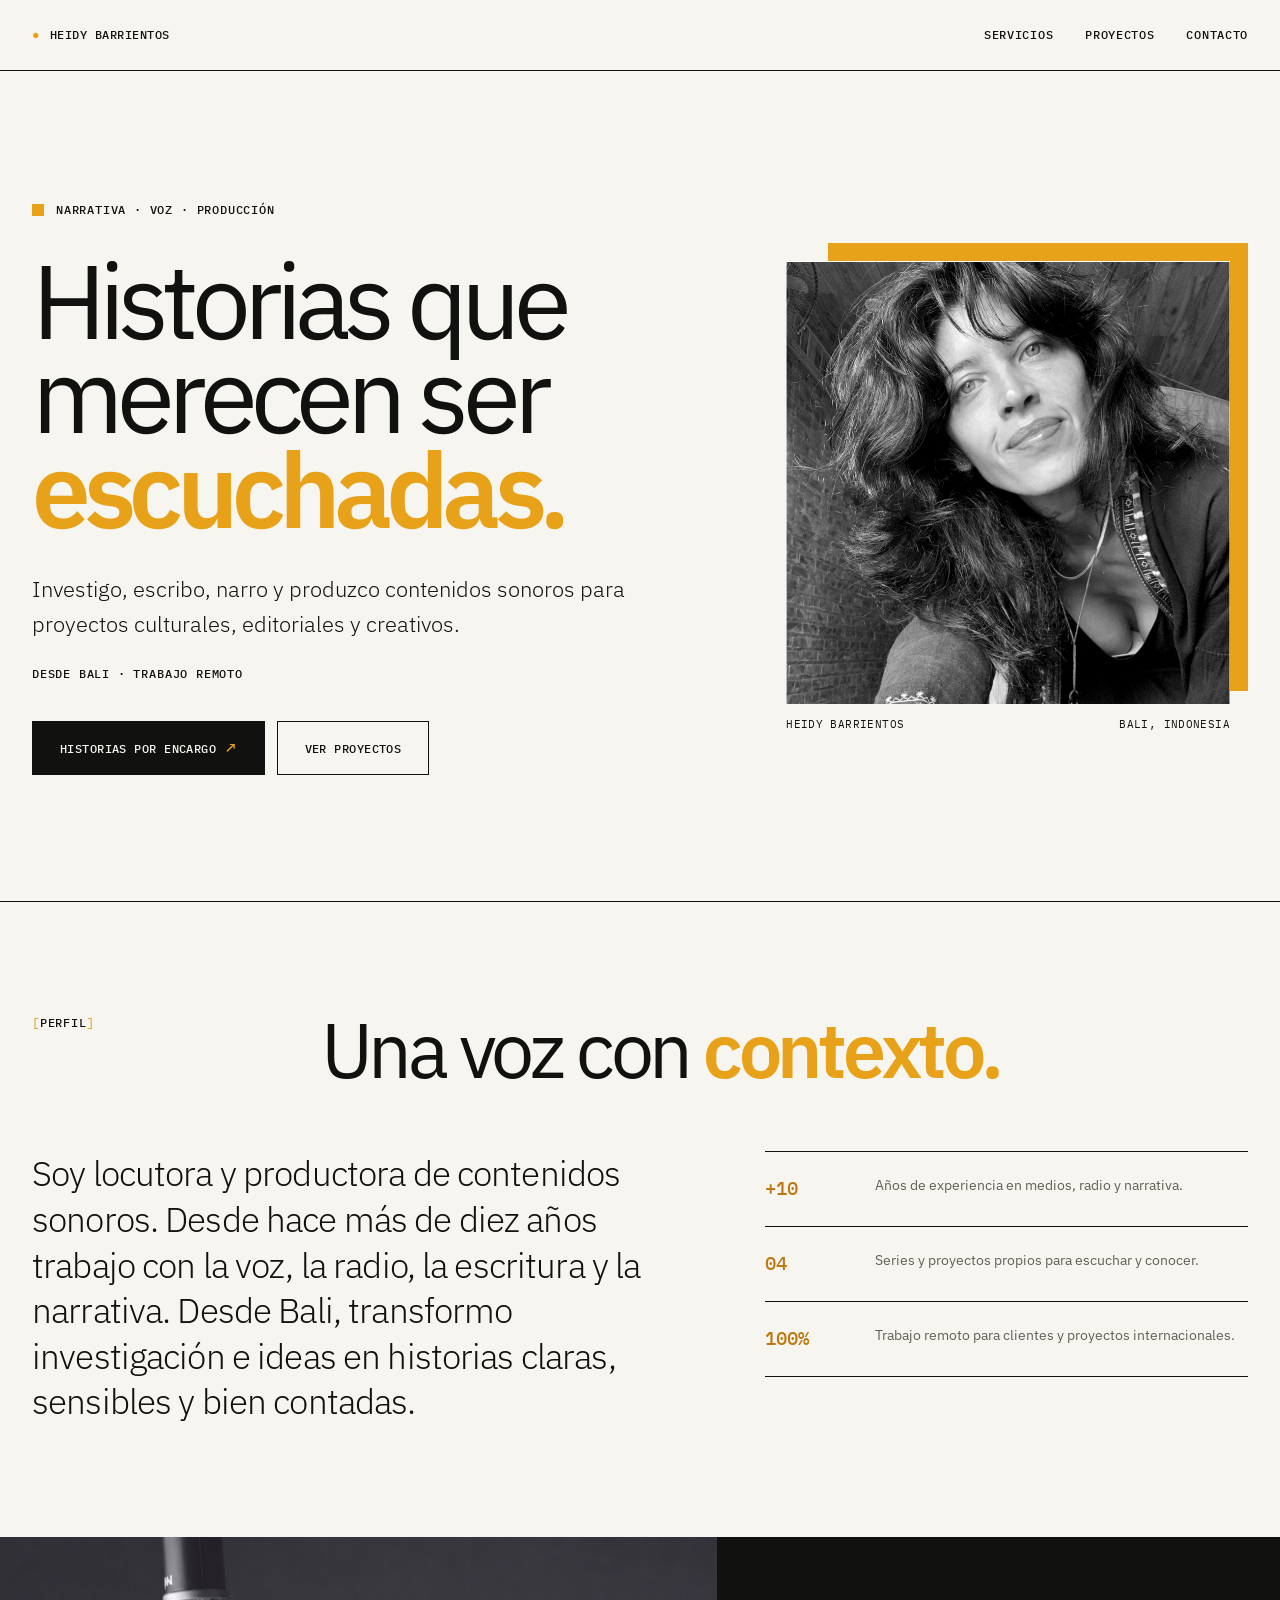
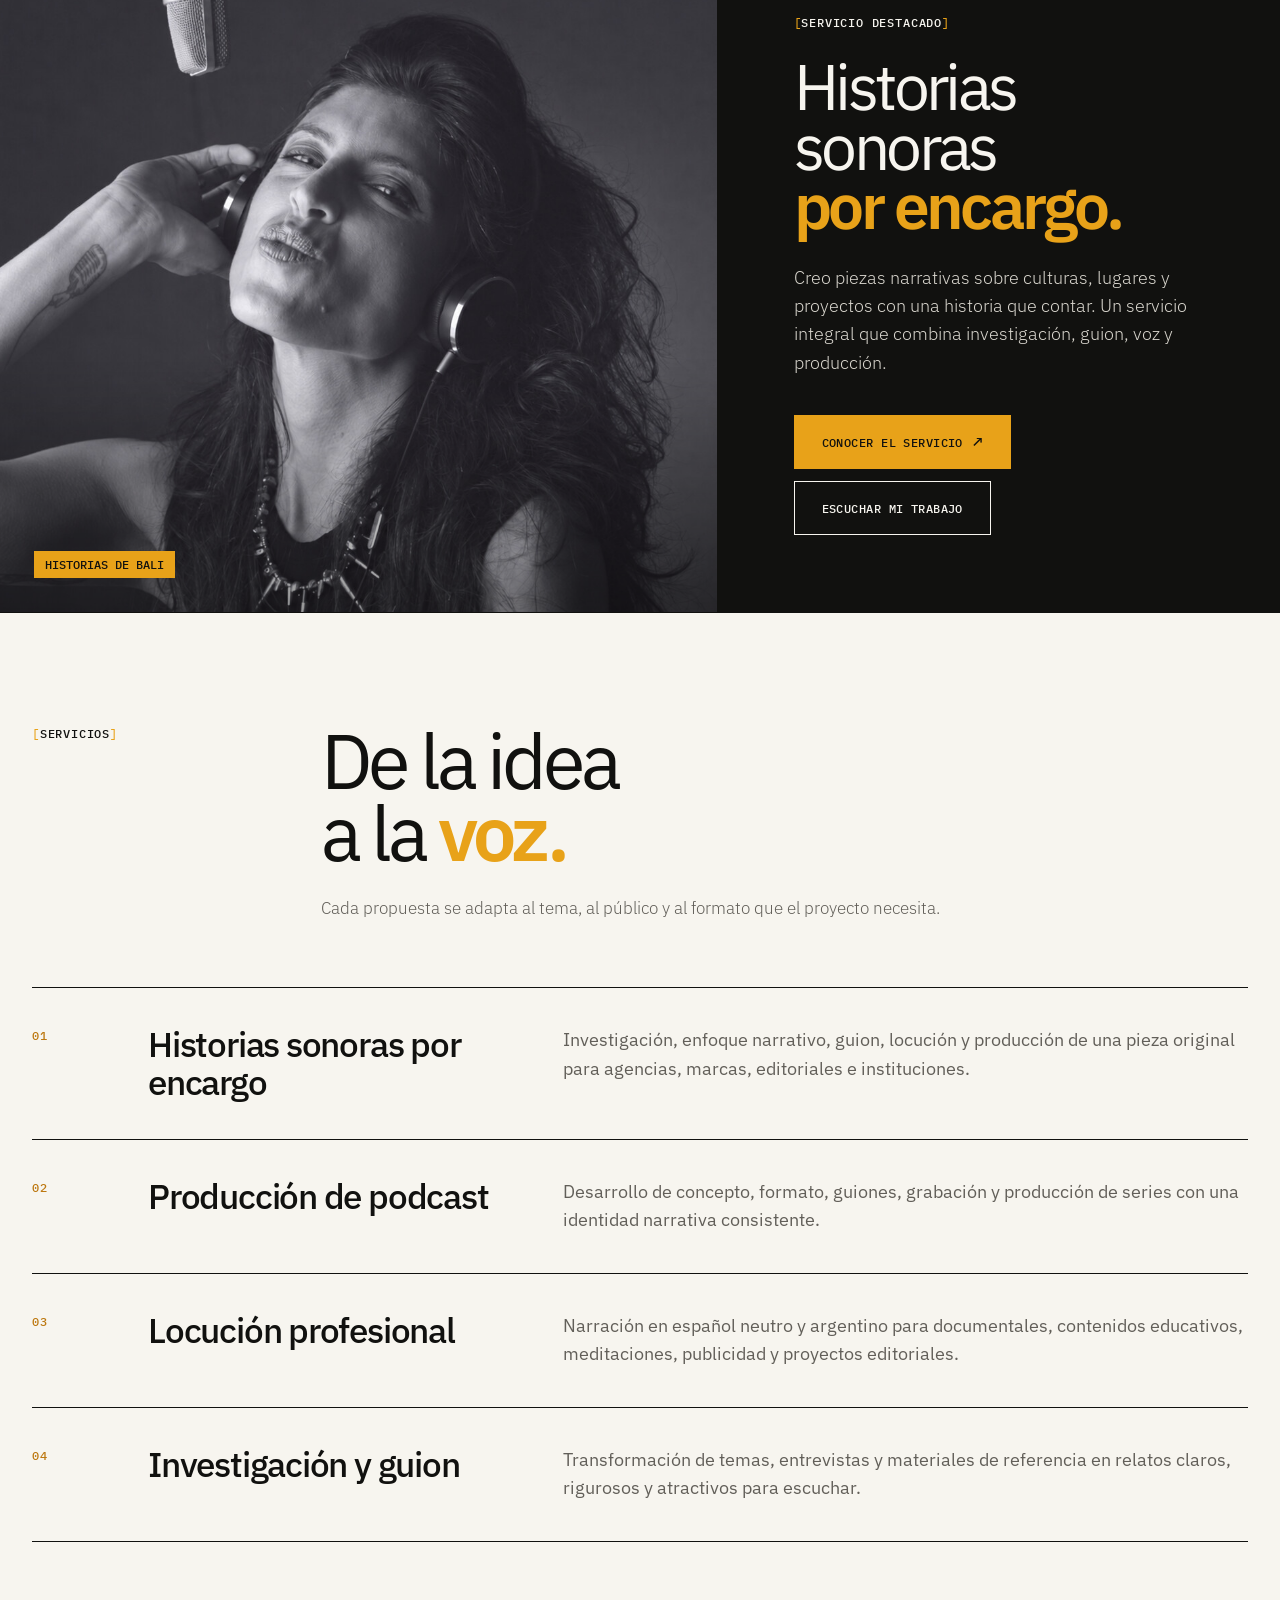
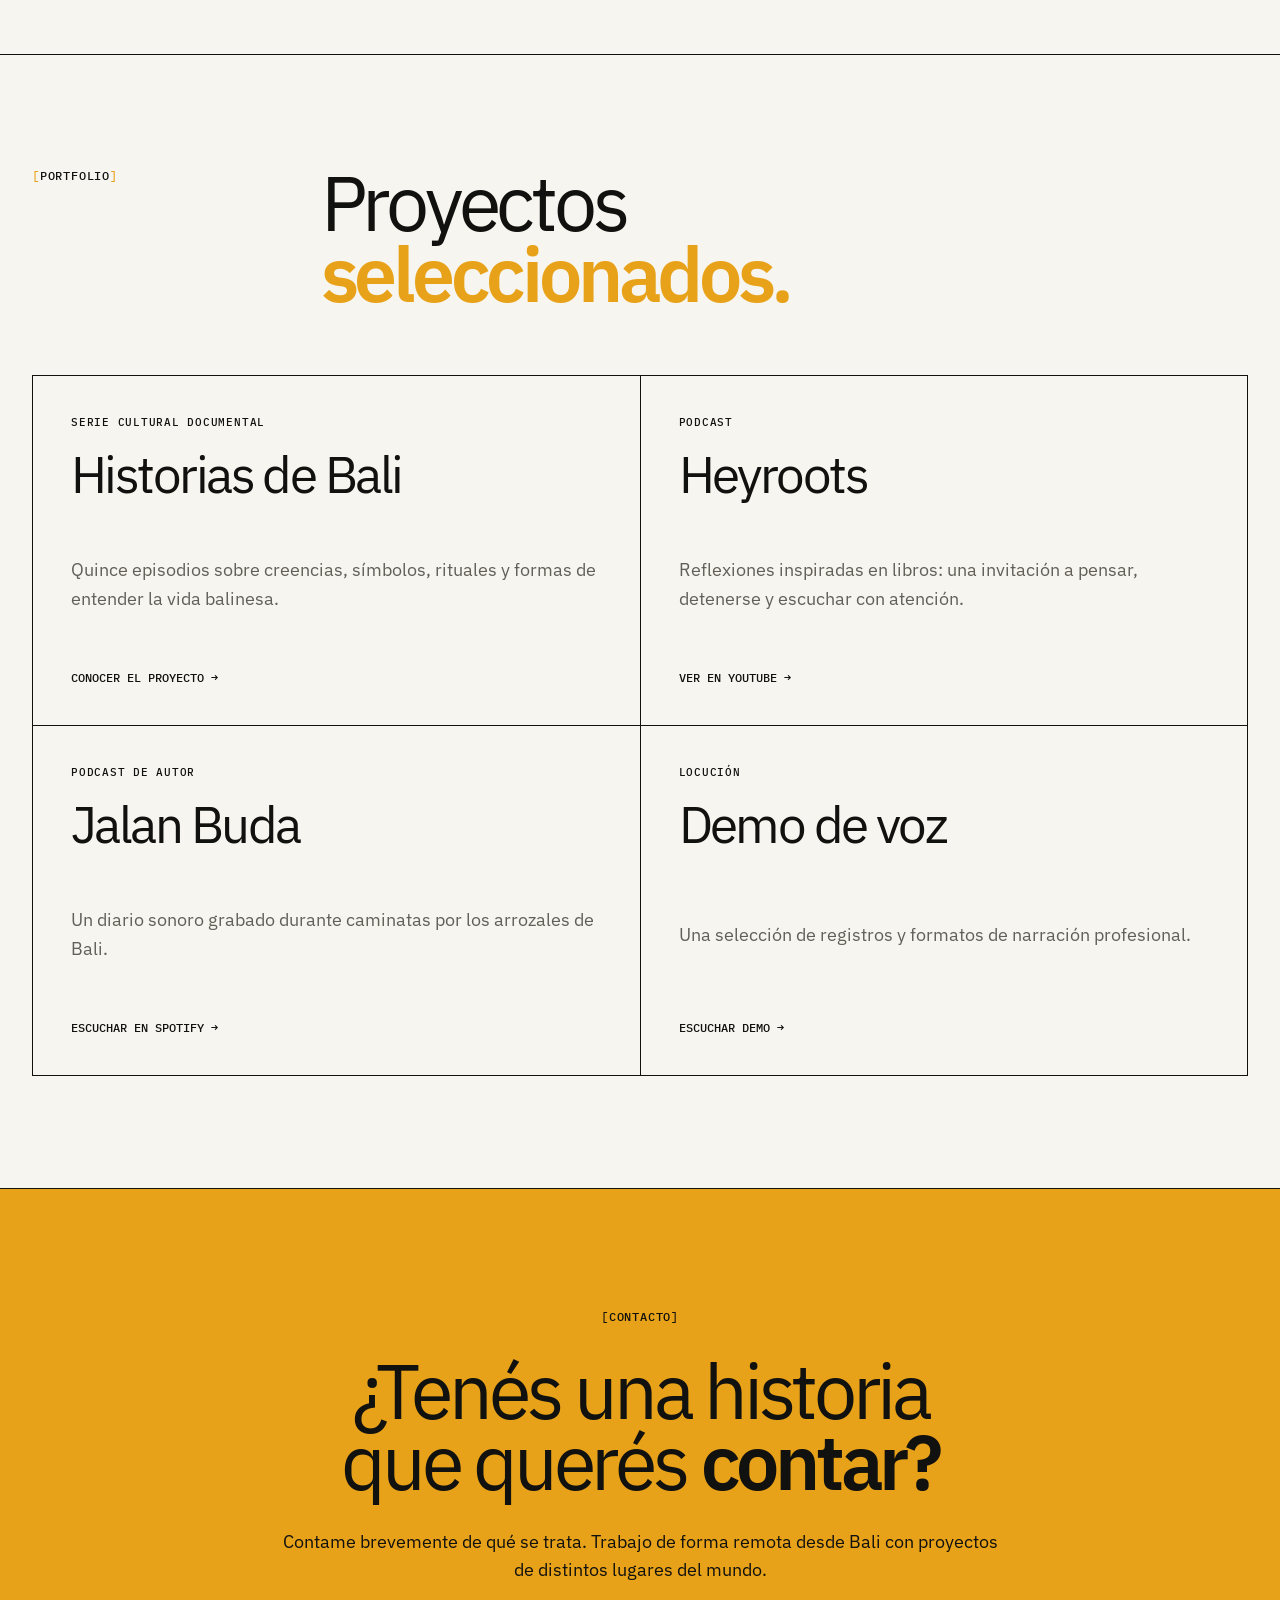
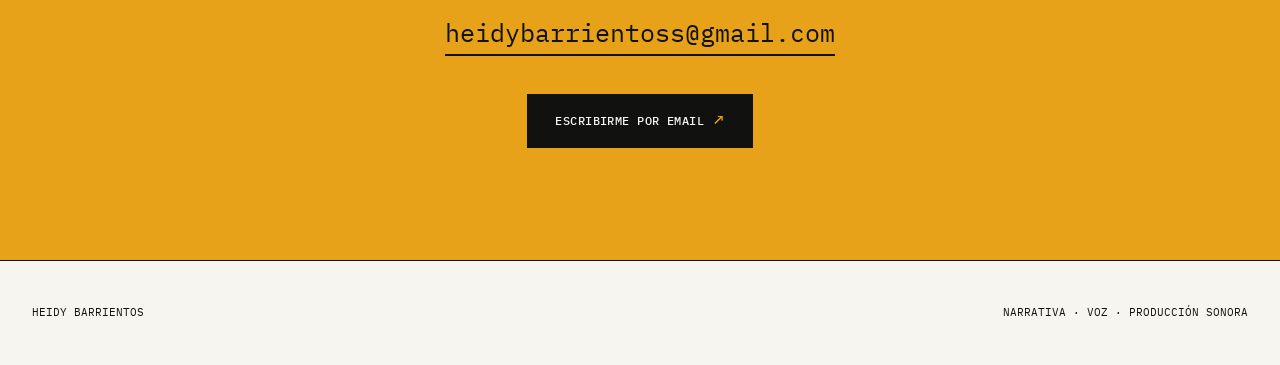
<file: index.html>
<!doctype html>
<html lang="es">
<head>
  <meta charset="utf-8">
  <meta name="viewport" content="width=device-width, initial-scale=1">
  <meta name="description" content="Heidy Barrientos: investigación, escritura, narración y producción de contenidos sonoros desde Bali.">
  <title>Heidy Barrientos · Narrativa y producción sonora</title>
  <link rel="preconnect" href="https://fonts.googleapis.com">
  <link rel="preconnect" href="https://fonts.gstatic.com" crossorigin>
  <link href="https://fonts.googleapis.com/css2?family=IBM+Plex+Mono:wght@400;500&family=IBM+Plex+Sans:wght@300;400;500;600&display=swap" rel="stylesheet">
  <link rel="stylesheet" href="styles.css">
</head>
<body>
  <header class="topbar">
    <nav class="nav shell" aria-label="Principal">
      <a class="brand" href="#inicio">Heidy Barrientos</a>
      <div class="nav-links">
        <a href="#servicios">Servicios</a>
        <a href="#proyectos">Proyectos</a>
        <a href="#contacto">Contacto</a>
      </div>
    </nav>
  </header>

  <main id="inicio">
    <section class="hero shell">
      <div>
        <div class="eyebrow">Narrativa · Voz · Producción</div>
        <h1>Historias que merecen ser <em>escuchadas.</em></h1>
        <p class="lead">Investigo, escribo, narro y produzco contenidos sonoros para proyectos culturales, editoriales y creativos.</p>
        <p class="meta">Desde Bali · Trabajo remoto</p>
        <div class="actions">
          <a class="button primary" href="historias-sonoras.html">Historias por encargo</a>
          <a class="button" href="#proyectos">Ver proyectos</a>
        </div>
      </div>
      <div class="portrait-wrap">
        <img class="portrait" src="assets/portrait-edited.jpg" alt="Retrato de Heidy Barrientos">
        <div class="portrait-note"><span>Heidy Barrientos</span><span>Bali, Indonesia</span></div>
      </div>
    </section>

    <section class="section" id="sobre-mi">
      <div class="shell">
        <div class="section-head">
          <div class="kicker">Perfil</div>
          <div>
            <h2>Una voz con <em>contexto.</em></h2>
          </div>
        </div>
        <div class="about-grid">
          <div class="about-copy">Soy locutora y productora de contenidos sonoros. Desde hace más de diez años trabajo con la voz, la radio, la escritura y la narrativa. Desde Bali, transformo investigación e ideas en historias claras, sensibles y bien contadas.</div>
          <div class="about-facts">
            <div class="fact"><strong>+10</strong><span>Años de experiencia en medios, radio y narrativa.</span></div>
            <div class="fact"><strong>04</strong><span>Series y proyectos propios para escuchar y conocer.</span></div>
            <div class="fact"><strong>100%</strong><span>Trabajo remoto para clientes y proyectos internacionales.</span></div>
          </div>
        </div>
      </div>
    </section>

    <section class="featured">
      <div class="featured-grid">
        <div class="featured-visual"><div class="featured-mark">Historias de Bali</div></div>
        <div class="featured-copy">
          <div class="kicker">Servicio destacado</div>
          <h2>Historias sonoras<br><em>por encargo.</em></h2>
          <p>Creo piezas narrativas sobre culturas, lugares y proyectos con una historia que contar. Un servicio integral que combina investigación, guion, voz y producción.</p>
          <div class="actions">
            <a class="button primary" href="historias-sonoras.html">Conocer el servicio</a>
            <a class="button" href="https://heyroots.gumroad.com/l/historiasdebali" target="_blank" rel="noopener">Escuchar mi trabajo</a>
          </div>
        </div>
      </div>
    </section>

    <section class="section" id="servicios">
      <div class="shell">
        <div class="section-head">
          <div class="kicker">Servicios</div>
          <div><h2>De la idea<br>a la <em>voz.</em></h2><p class="section-intro">Cada propuesta se adapta al tema, al público y al formato que el proyecto necesita.</p></div>
        </div>
        <div class="service-list">
          <article class="service-row"><div class="service-number">01</div><h3>Historias sonoras por encargo</h3><p>Investigación, enfoque narrativo, guion, locución y producción de una pieza original para agencias, marcas, editoriales e instituciones.</p></article>
          <article class="service-row"><div class="service-number">02</div><h3>Producción de podcast</h3><p>Desarrollo de concepto, formato, guiones, grabación y producción de series con una identidad narrativa consistente.</p></article>
          <article class="service-row"><div class="service-number">03</div><h3>Locución profesional</h3><p>Narración en español neutro y argentino para documentales, contenidos educativos, meditaciones, publicidad y proyectos editoriales.</p></article>
          <article class="service-row"><div class="service-number">04</div><h3>Investigación y guion</h3><p>Transformación de temas, entrevistas y materiales de referencia en relatos claros, rigurosos y atractivos para escuchar.</p></article>
        </div>
      </div>
    </section>

    <section class="section" id="proyectos">
      <div class="shell">
        <div class="section-head">
          <div class="kicker">Portfolio</div>
          <div><h2>Proyectos<br><em>seleccionados.</em></h2></div>
        </div>
        <div class="project-grid">
          <a class="project-card" href="https://heyroots.gumroad.com/l/historiasdebali" target="_blank" rel="noopener"><div><div class="project-type">Serie cultural documental</div><h3>Historias de Bali</h3></div><p>Quince episodios sobre creencias, símbolos, rituales y formas de entender la vida balinesa.</p><span class="project-link">Conocer el proyecto →</span></a>
          <a class="project-card" href="https://www.youtube.com/watch?v=Aq008ArJ6kg&list=PLsnk_QIdL-xgIuiIzaEptDzPn01mWcwOB&index=10" target="_blank" rel="noopener"><div><div class="project-type">Podcast</div><h3>Heyroots</h3></div><p>Reflexiones inspiradas en libros: una invitación a pensar, detenerse y escuchar con atención.</p><span class="project-link">Ver en YouTube →</span></a>
          <a class="project-card" href="https://open.spotify.com/show/0Sx4Pp8TP8BlgFo9yQxWGJ" target="_blank" rel="noopener"><div><div class="project-type">Podcast de autor</div><h3>Jalan Buda</h3></div><p>Un diario sonoro grabado durante caminatas por los arrozales de Bali.</p><span class="project-link">Escuchar en Spotify →</span></a>
          <a class="project-card" href="https://soundcloud.com/heidyvoicetalent" target="_blank" rel="noopener"><div><div class="project-type">Locución</div><h3>Demo de voz</h3></div><p>Una selección de registros y formatos de narración profesional.</p><span class="project-link">Escuchar demo →</span></a>
        </div>
      </div>
    </section>

    <section class="section contact" id="contacto">
      <div class="shell">
        <span class="kicker">Contacto</span>
        <h2>¿Tenés una historia<br>que querés <em>contar?</em></h2>
        <p>Contame brevemente de qué se trata. Trabajo de forma remota desde Bali con proyectos de distintos lugares del mundo.</p>
        <a class="email-line" href="mailto:heidybarrientoss@gmail.com">heidybarrientoss@gmail.com</a>
        <div class="actions"><a class="button primary" href="mailto:heidybarrientoss@gmail.com?subject=Consulta%20por%20un%20proyecto%20sonoro">Escribirme por email</a></div>
      </div>
    </section>
  </main>

  <footer><div class="footer-inner shell"><span>Heidy Barrientos</span><span>Narrativa · Voz · Producción sonora</span></div></footer>
</body>
</html>
</file>
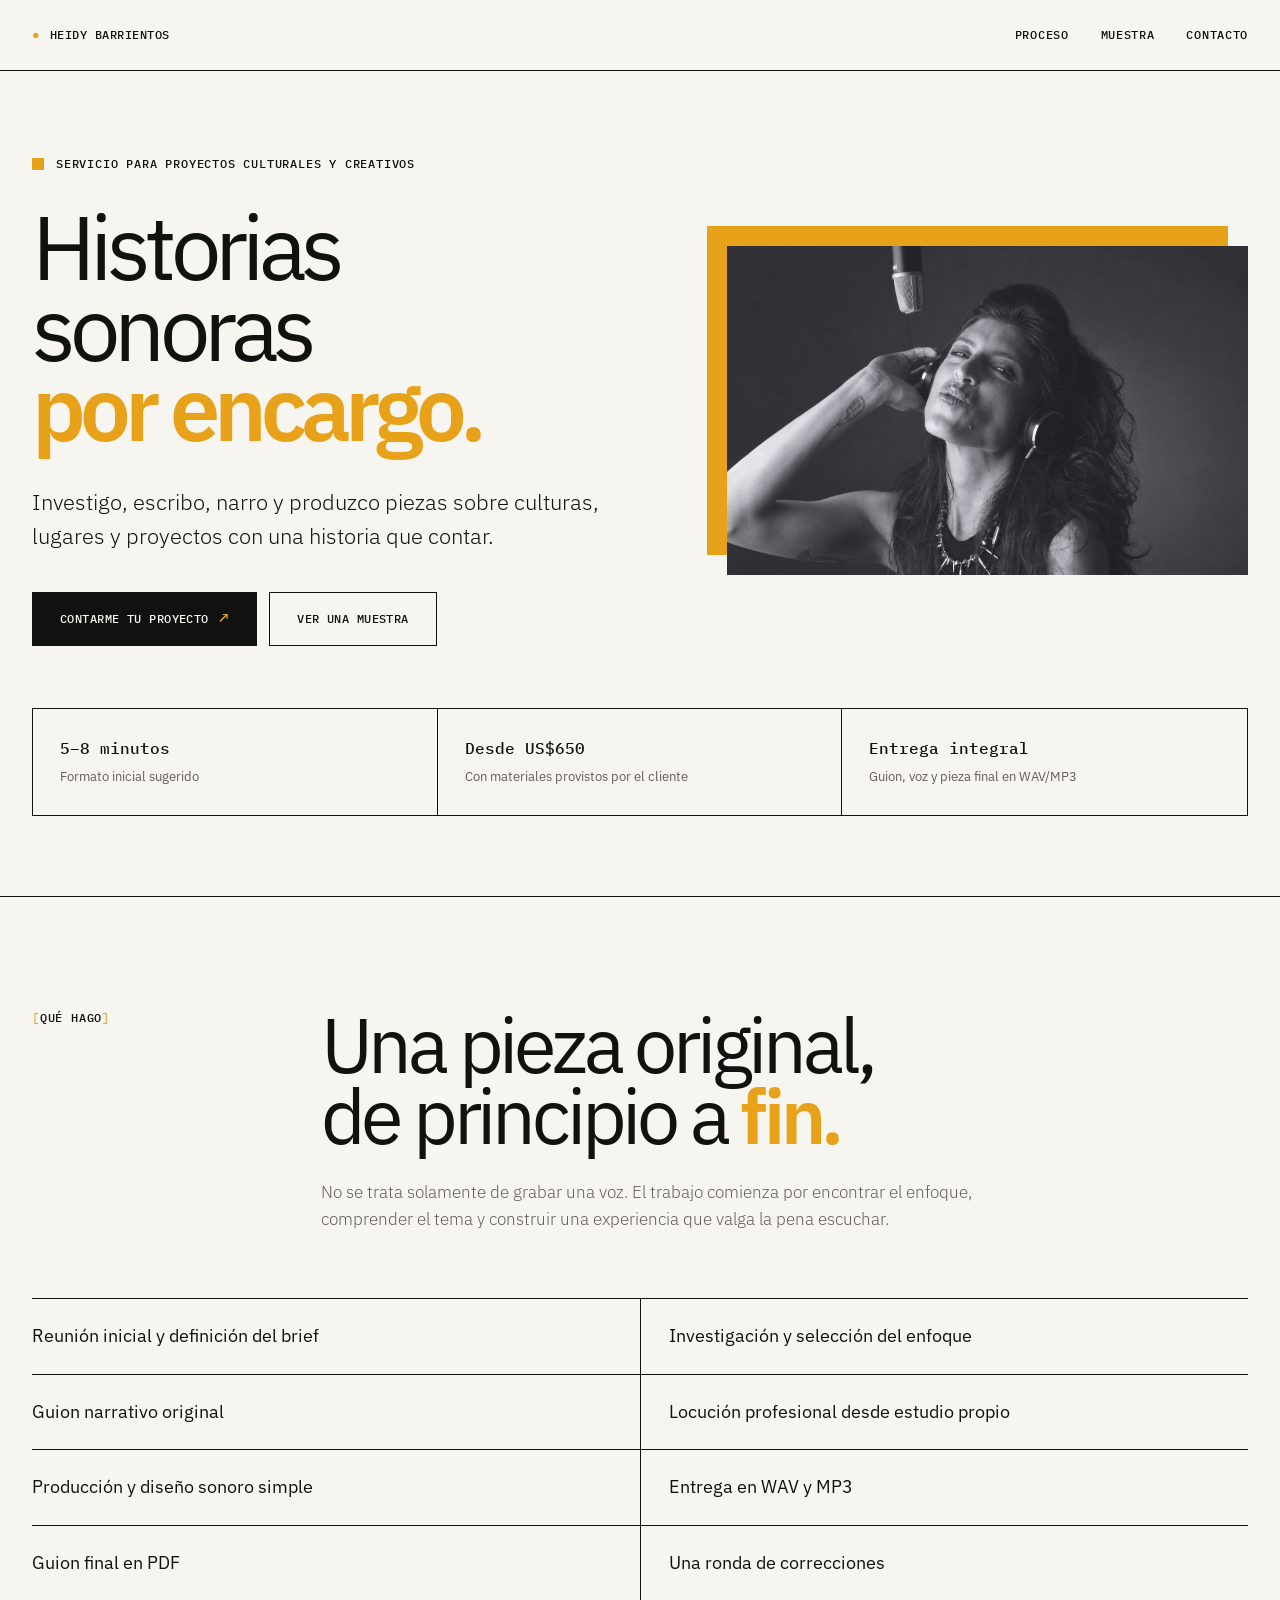
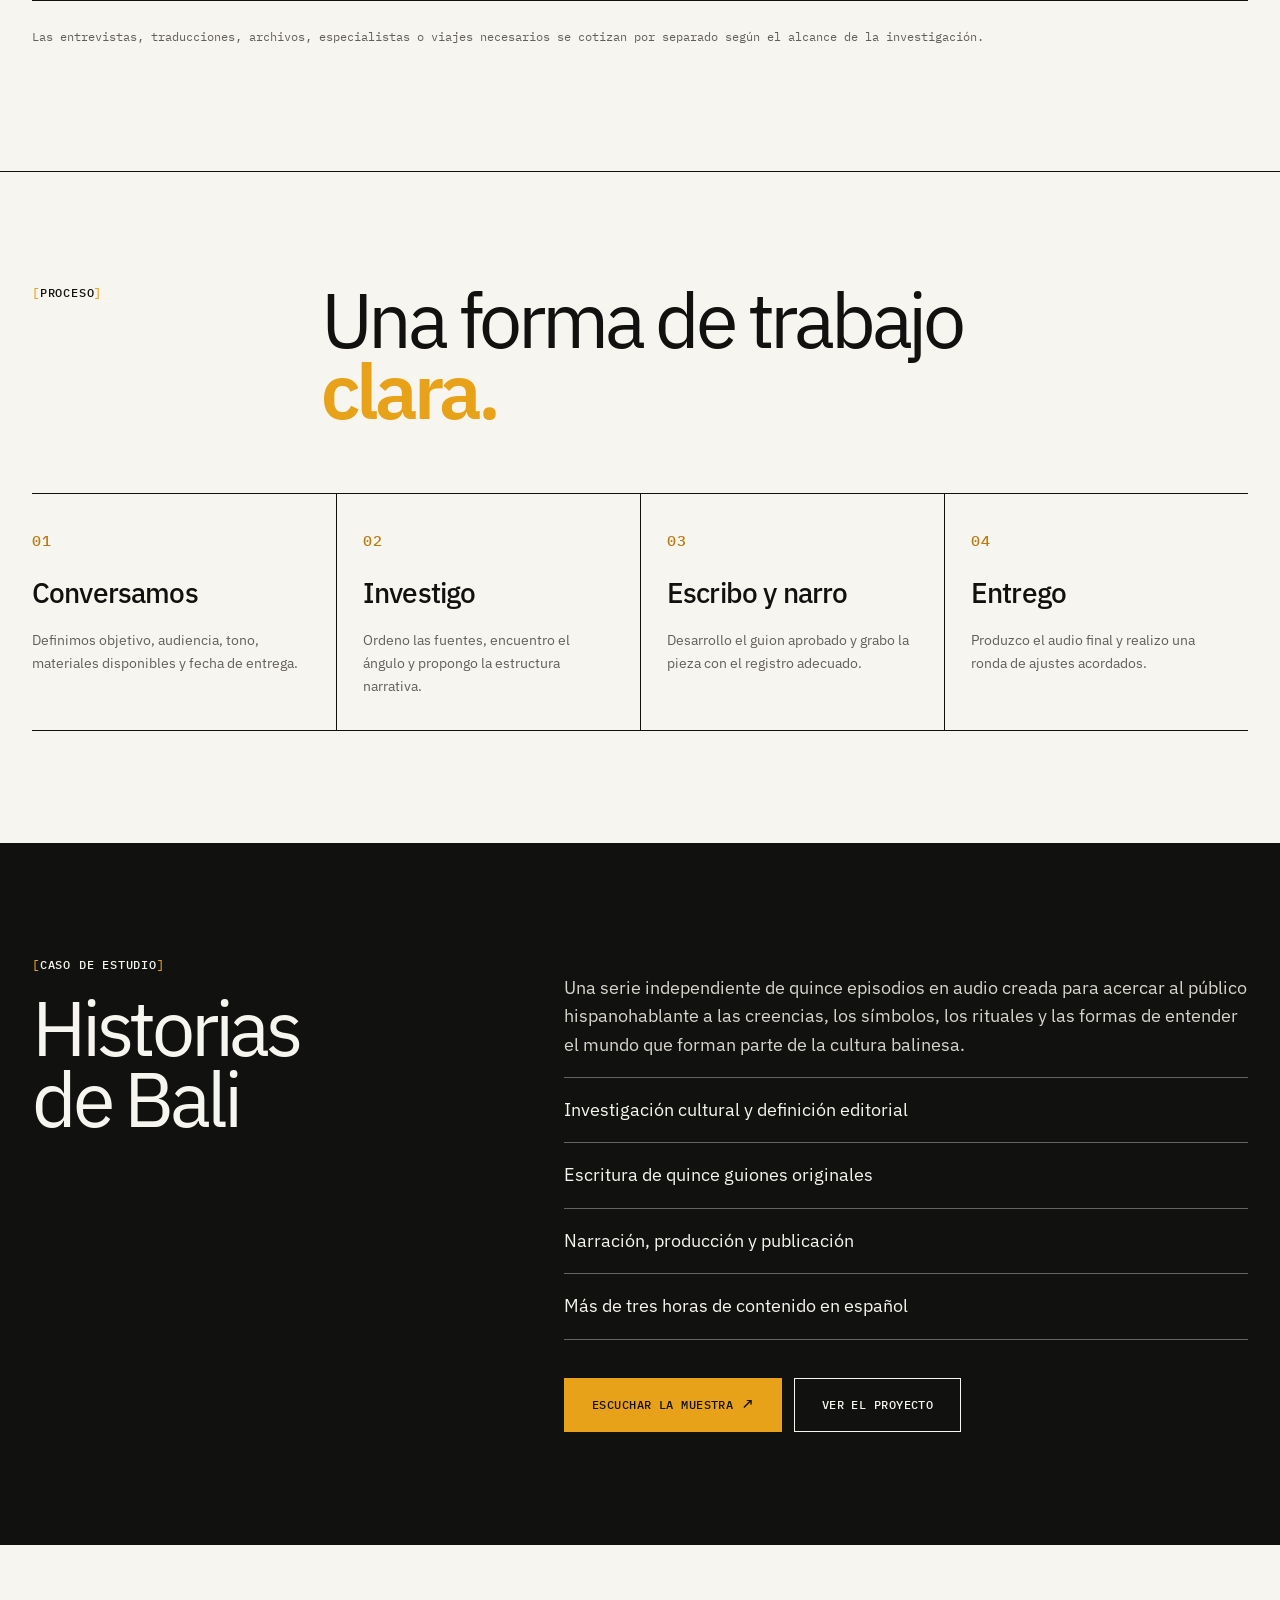
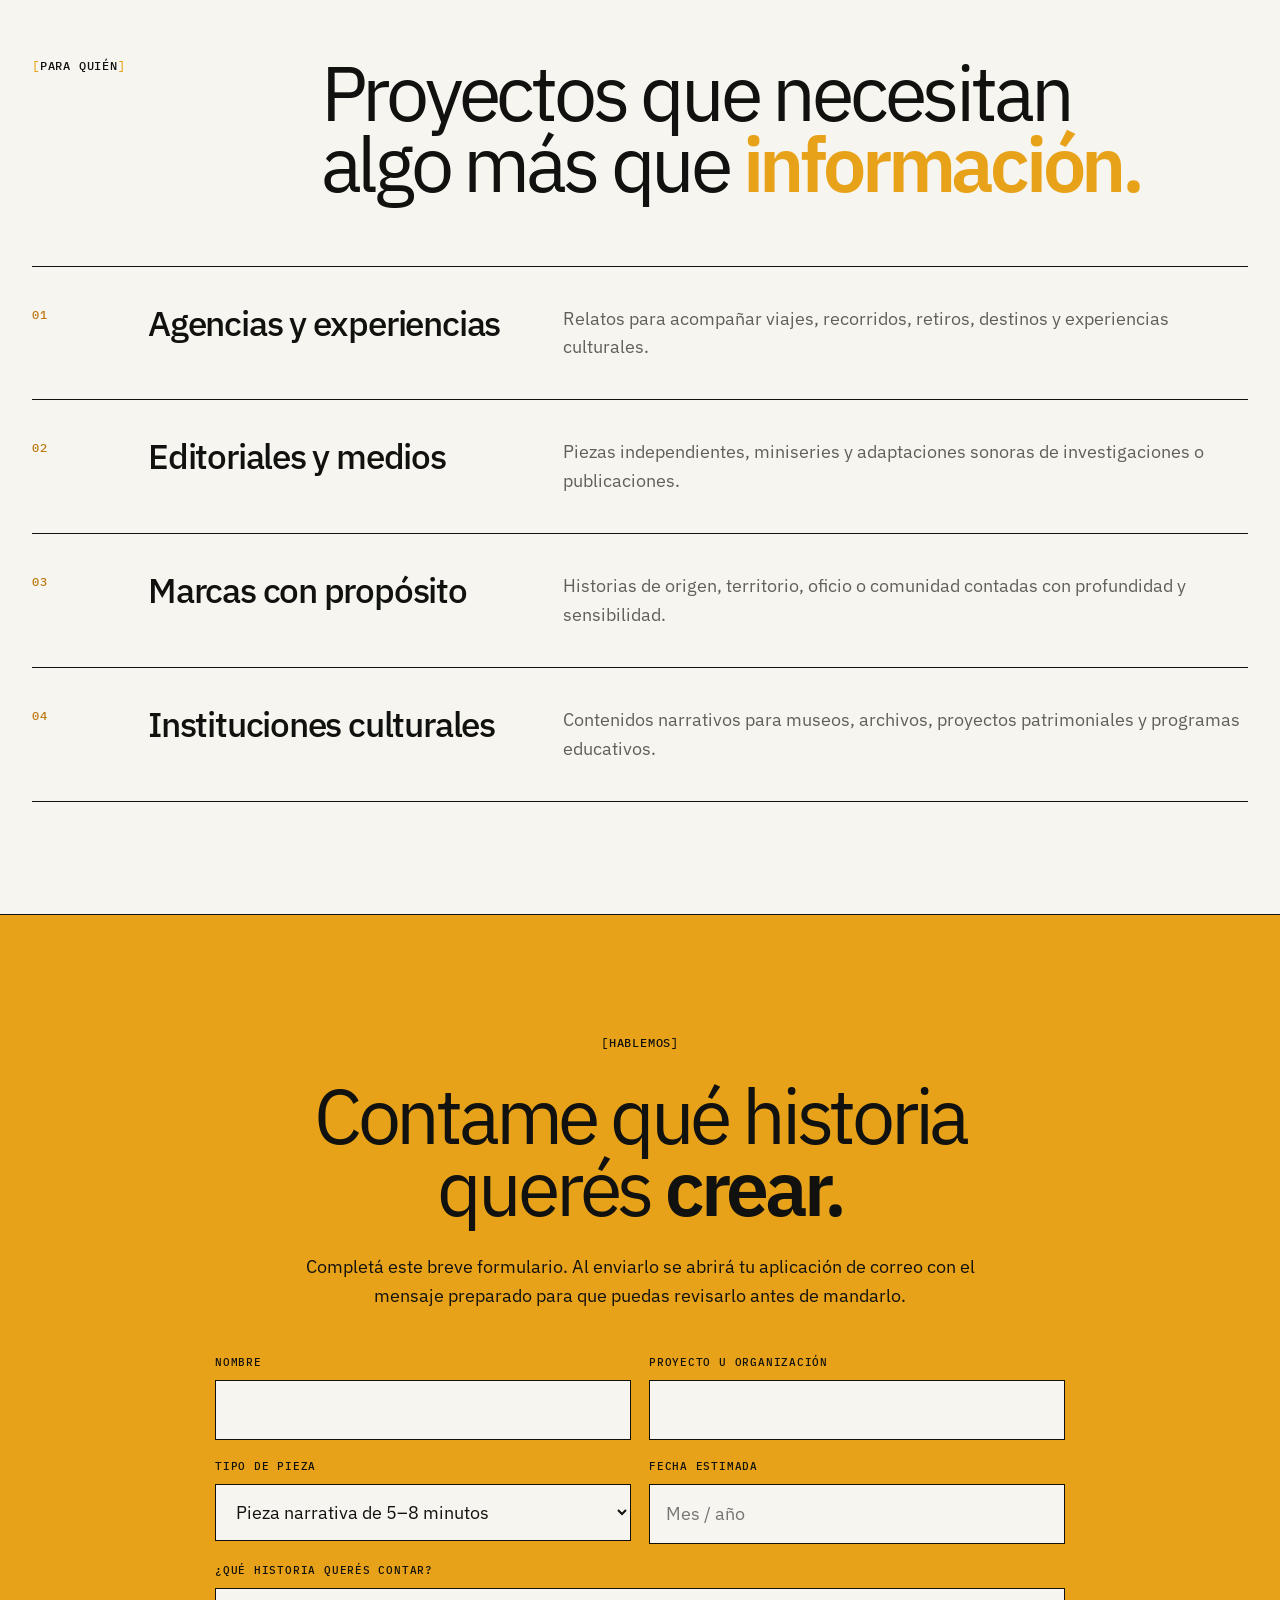
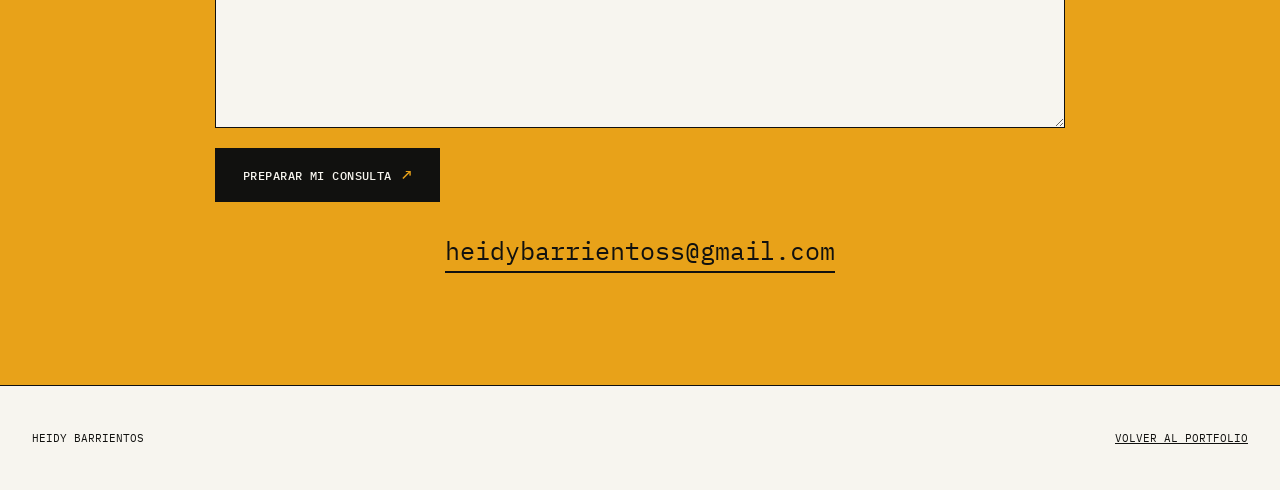
<file: historias-sonoras.html>
<!doctype html>
<html lang="es">
<head>
  <meta charset="utf-8">
  <meta name="viewport" content="width=device-width, initial-scale=1">
  <meta name="description" content="Historias sonoras por encargo: investigación, guion, narración y producción de piezas culturales y editoriales.">
  <title>Historias sonoras por encargo · Heidy Barrientos</title>
  <link rel="preconnect" href="https://fonts.googleapis.com">
  <link rel="preconnect" href="https://fonts.gstatic.com" crossorigin>
  <link href="https://fonts.googleapis.com/css2?family=IBM+Plex+Mono:wght@400;500&family=IBM+Plex+Sans:wght@300;400;500;600&display=swap" rel="stylesheet">
  <link rel="stylesheet" href="styles.css">
</head>
<body>
  <header class="topbar">
    <nav class="nav shell" aria-label="Principal">
      <a class="brand" href="index.html">Heidy Barrientos</a>
      <div class="nav-links"><a href="#proceso">Proceso</a><a href="#caso">Muestra</a><a href="#contacto">Contacto</a></div>
    </nav>
  </header>

  <main>
    <section class="service-hero shell">
      <div class="service-hero-grid">
        <div class="service-hero-copy">
          <div class="eyebrow">Servicio para proyectos culturales y creativos</div>
          <h1>Historias sonoras<br><em>por encargo.</em></h1>
          <p class="lead">Investigo, escribo, narro y produzco piezas sobre culturas, lugares y proyectos con una historia que contar.</p>
          <div class="actions"><a class="button primary" href="#contacto">Contarme tu proyecto</a><a class="button" href="#caso">Ver una muestra</a></div>
        </div>
        <div class="service-portrait-wrap">
          <img class="service-portrait" src="assets/audio-portrait-bw-clean.jpg" alt="Heidy Barrientos trabajando con voz y narración">
        </div>
      </div>
      <div class="offer-strip">
        <div><strong>5–8 minutos</strong><span>Formato inicial sugerido</span></div>
        <div><strong>Desde US$650</strong><span>Con materiales provistos por el cliente</span></div>
        <div><strong>Entrega integral</strong><span>Guion, voz y pieza final en WAV/MP3</span></div>
      </div>
    </section>

    <section class="section">
      <div class="shell">
        <div class="section-head"><div class="kicker">Qué hago</div><div><h2>Una pieza original,<br>de principio a <em>fin.</em></h2><p class="section-intro">No se trata solamente de grabar una voz. El trabajo comienza por encontrar el enfoque, comprender el tema y construir una experiencia que valga la pena escuchar.</p></div></div>
        <div class="deliverables">
          <div class="deliverable">Reunión inicial y definición del brief</div>
          <div class="deliverable">Investigación y selección del enfoque</div>
          <div class="deliverable">Guion narrativo original</div>
          <div class="deliverable">Locución profesional desde estudio propio</div>
          <div class="deliverable">Producción y diseño sonoro simple</div>
          <div class="deliverable">Entrega en WAV y MP3</div>
          <div class="deliverable">Guion final en PDF</div>
          <div class="deliverable">Una ronda de correcciones</div>
        </div>
        <p class="price-note">Las entrevistas, traducciones, archivos, especialistas o viajes necesarios se cotizan por separado según el alcance de la investigación.</p>
      </div>
    </section>

    <section class="section" id="proceso">
      <div class="shell">
        <div class="section-head"><div class="kicker">Proceso</div><div><h2>Una forma de trabajo<br><em>clara.</em></h2></div></div>
        <div class="process">
          <article class="step"><small>01</small><h3>Conversamos</h3><p>Definimos objetivo, audiencia, tono, materiales disponibles y fecha de entrega.</p></article>
          <article class="step"><small>02</small><h3>Investigo</h3><p>Ordeno las fuentes, encuentro el ángulo y propongo la estructura narrativa.</p></article>
          <article class="step"><small>03</small><h3>Escribo y narro</h3><p>Desarrollo el guion aprobado y grabo la pieza con el registro adecuado.</p></article>
          <article class="step"><small>04</small><h3>Entrego</h3><p>Produzco el audio final y realizo una ronda de ajustes acordados.</p></article>
        </div>
      </div>
    </section>

    <section class="section case-study" id="caso">
      <div class="shell case-grid">
        <div><div class="kicker">Caso de estudio</div><h2 style="margin-top:18px">Historias<br>de Bali</h2></div>
        <div>
          <p>Una serie independiente de quince episodios en audio creada para acercar al público hispanohablante a las creencias, los símbolos, los rituales y las formas de entender el mundo que forman parte de la cultura balinesa.</p>
          <div class="case-points">
            <div class="case-point">Investigación cultural y definición editorial</div>
            <div class="case-point">Escritura de quince guiones originales</div>
            <div class="case-point">Narración, producción y publicación</div>
            <div class="case-point">Más de tres horas de contenido en español</div>
          </div>
          <div class="actions">
            <a class="button primary" href="https://heyroots.gumroad.com/l/historiasdebali" target="_blank" rel="noopener">Escuchar la muestra</a>
            <a class="button" href="https://www.instagram.com/historiasdebali/" target="_blank" rel="noopener">Ver el proyecto</a>
          </div>
        </div>
      </div>
    </section>

    <section class="section">
      <div class="shell">
        <div class="section-head"><div class="kicker">Para quién</div><div><h2>Proyectos que necesitan<br>algo más que <em>información.</em></h2></div></div>
        <div class="service-list">
          <article class="service-row"><div class="service-number">01</div><h3>Agencias y experiencias</h3><p>Relatos para acompañar viajes, recorridos, retiros, destinos y experiencias culturales.</p></article>
          <article class="service-row"><div class="service-number">02</div><h3>Editoriales y medios</h3><p>Piezas independientes, miniseries y adaptaciones sonoras de investigaciones o publicaciones.</p></article>
          <article class="service-row"><div class="service-number">03</div><h3>Marcas con propósito</h3><p>Historias de origen, territorio, oficio o comunidad contadas con profundidad y sensibilidad.</p></article>
          <article class="service-row"><div class="service-number">04</div><h3>Instituciones culturales</h3><p>Contenidos narrativos para museos, archivos, proyectos patrimoniales y programas educativos.</p></article>
        </div>
      </div>
    </section>

    <section class="section contact" id="contacto">
      <div class="shell">
        <span class="kicker">Hablemos</span>
        <h2>Contame qué historia<br>querés <em>crear.</em></h2>
        <p>Completá este breve formulario. Al enviarlo se abrirá tu aplicación de correo con el mensaje preparado para que puedas revisarlo antes de mandarlo.</p>
        <form class="brief-form" id="brief-form">
          <div class="form-grid">
            <div class="field"><label for="name">Nombre</label><input id="name" name="name" autocomplete="name" required></div>
            <div class="field"><label for="org">Proyecto u organización</label><input id="org" name="org"></div>
            <div class="field"><label for="format">Tipo de pieza</label><select id="format" name="format"><option>Pieza narrativa de 5–8 minutos</option><option>Miniserie de 3 episodios</option><option>Serie completa</option><option>Todavía no lo sé</option></select></div>
            <div class="field"><label for="date">Fecha estimada</label><input id="date" name="date" placeholder="Mes / año"></div>
            <div class="field full"><label for="message">¿Qué historia querés contar?</label><textarea id="message" name="message" required></textarea></div>
          </div>
          <button class="button primary" type="submit">Preparar mi consulta</button>
        </form>
        <a class="email-line" href="mailto:heidybarrientoss@gmail.com">heidybarrientoss@gmail.com</a>
      </div>
    </section>
  </main>

  <footer><div class="footer-inner shell"><span>Heidy Barrientos</span><a href="index.html">Volver al portfolio</a></div></footer>
  <script>
    document.getElementById('brief-form').addEventListener('submit', function (event) {
      event.preventDefault();
      const data = new FormData(this);
      const body = [
        'Hola Heidy,', '',
        'Mi nombre: ' + data.get('name'),
        'Proyecto u organización: ' + (data.get('org') || '—'),
        'Tipo de pieza: ' + data.get('format'),
        'Fecha estimada: ' + (data.get('date') || '—'), '',
        'La historia que quiero contar:', data.get('message')
      ].join('\n');
      window.location.href = 'mailto:heidybarrientoss@gmail.com?subject=' + encodeURIComponent('Consulta · Historia sonora por encargo') + '&body=' + encodeURIComponent(body);
    });
  </script>
</body>
</html>
</file>
<file: styles.css>
:root {
  --paper: #f7f5ef;
  --paper-deep: #ece8dd;
  --ink: #11110f;
  --muted: #625f59;
  --orange: #e8a219;
  --orange-dark: #bd7810;
  --line: rgba(17, 17, 15, .25);
  --sans: "IBM Plex Sans", Arial, sans-serif;
  --mono: "IBM Plex Mono", monospace;
}
* { box-sizing: border-box; }
html { scroll-behavior: smooth; }
body { margin: 0; background: var(--paper); color: var(--ink); font-family: var(--sans); font-size: 18px; line-height: 1.58; -webkit-font-smoothing: antialiased; }
a { color: inherit; }
img { display: block; max-width: 100%; }
.shell { width: min(1240px, calc(100% - 64px)); margin-inline: auto; }

.topbar { position: sticky; top: 0; z-index: 20; background: rgba(247, 245, 239, .96); border-bottom: 1px solid var(--ink); backdrop-filter: blur(12px); }
.nav { min-height: 70px; display: flex; align-items: center; justify-content: space-between; gap: 30px; }
.brand { font-family: var(--mono); font-size: .78rem; font-weight: 500; letter-spacing: .04em; text-decoration: none; text-transform: uppercase; }
.brand::before { content: "●"; margin-right: 10px; color: var(--orange); }
.nav-links { display: flex; align-items: center; gap: 32px; }
.nav-links a { font-family: var(--mono); font-size: .72rem; font-weight: 500; letter-spacing: .06em; text-decoration: none; text-transform: uppercase; }
.nav-links a:hover { color: var(--orange-dark); }

h1, h2, h3 { margin: 0; font-family: var(--sans); font-weight: 400; }
h1 { max-width: 830px; font-size: clamp(4.7rem, 8.2vw, 8.3rem); line-height: .9; letter-spacing: -.065em; }
h2 { max-width: 900px; font-size: clamp(3.5rem, 6vw, 6.2rem); line-height: .93; letter-spacing: -.055em; }
h1 em, h2 em { color: var(--orange); font-style: normal; font-weight: 600; }
.eyebrow, .kicker, .meta, .project-type, .service-number, .step small, .field label { font-family: var(--mono); font-weight: 500; letter-spacing: .07em; text-transform: uppercase; }
.eyebrow { display: flex; align-items: center; gap: 12px; margin-bottom: 34px; font-size: .72rem; }
.eyebrow::before { content: ""; width: 12px; height: 12px; background: var(--orange); flex: 0 0 auto; }
.kicker { font-size: .72rem; }
.kicker::before { content: "["; color: var(--orange); }
.kicker::after { content: "]"; color: var(--orange); }
.lead { max-width: 680px; margin: 36px 0 0; color: var(--ink); font-size: clamp(1.15rem, 1.7vw, 1.38rem); font-weight: 300; }
.meta { margin: 24px 0 0; color: var(--ink); font-size: .72rem; }
.actions { display: flex; flex-wrap: wrap; gap: 12px; margin-top: 38px; }
.button { display: inline-flex; min-height: 54px; padding: 0 27px; align-items: center; justify-content: center; border: 1px solid var(--ink); background: transparent; color: var(--ink); font-family: var(--mono); font-size: .78rem; font-weight: 500; letter-spacing: .035em; line-height: 1.2; text-decoration: none; text-transform: uppercase; cursor: pointer; transition: background .18s ease, color .18s ease, border-color .18s ease; }
.button:hover { background: var(--ink); color: var(--paper); }
.button.primary { border-color: var(--ink); background: var(--ink); color: var(--paper); }
.button.primary::after { content: "↗"; margin-left: 10px; color: var(--orange); font-size: 1rem; }
.button.primary:hover { border-color: var(--orange); background: var(--orange); color: var(--ink); }
.button.primary:hover::after { color: var(--ink); }

.hero { min-height: calc(100vh - 70px); display: grid; grid-template-columns: 1.18fr .82fr; gap: clamp(54px, 7vw, 112px); align-items: center; padding: 82px 0 78px; }
.portrait-wrap { position: relative; padding: 18px 18px 0 0; }
.portrait-wrap::before { content: ""; position: absolute; inset: 0 0 42px 42px; background: var(--orange); }
.portrait { position: relative; width: 100%; height: auto; filter: grayscale(1) contrast(1.04); }
.portrait-note { position: relative; display: flex; justify-content: space-between; gap: 20px; padding-top: 12px; font-family: var(--mono); font-size: .68rem; letter-spacing: .035em; text-transform: uppercase; }

.section { padding: 112px 0; border-top: 1px solid var(--ink); }
.section-head { display: grid; grid-template-columns: .42fr 1.58fr; gap: 42px; margin-bottom: 66px; }
.section-intro { max-width: 720px; margin: 26px 0 0; color: var(--muted); font-size: 1.08rem; font-weight: 300; }
.about-grid { display: grid; grid-template-columns: 1.15fr .85fr; gap: 80px; align-items: start; }
.about-copy { max-width: 740px; font-size: clamp(1.65rem, 2.7vw, 2.4rem); font-weight: 300; line-height: 1.32; letter-spacing: -.025em; }
.about-facts { border-top: 1px solid var(--ink); }
.fact { display: grid; grid-template-columns: 92px 1fr; gap: 18px; padding: 22px 0; border-bottom: 1px solid var(--ink); }
.fact strong { color: var(--orange-dark); font-family: var(--mono); font-size: 1.18rem; font-weight: 500; }
.fact span { color: var(--muted); font-size: .9rem; }

.featured { background: var(--ink); color: var(--paper); }
.featured-grid { display: grid; grid-template-columns: 1.12fr .88fr; min-height: 550px; }
.featured-visual { display: flex; align-items: flex-end; padding: 34px; background: linear-gradient(180deg, transparent 62%, rgba(0, 0, 0, .40)), url("assets/audio-portrait-bw-clean.jpg") center / cover no-repeat; }
.featured-mark { padding: 8px 11px; background: var(--orange); color: var(--ink); font-family: var(--mono); font-size: .72rem; font-weight: 500; line-height: 1; text-transform: uppercase; }
.featured-copy { display: flex; flex-direction: column; justify-content: center; padding: clamp(52px, 6vw, 84px); }
.featured-copy .kicker { color: var(--paper); }
.featured-copy h2 { margin-top: 25px; font-size: clamp(3.3rem, 5vw, 5.5rem); }
.featured-copy p { max-width: 590px; margin: 28px 0 0; color: #d8d5cd; font-weight: 300; }
.featured-copy .button { border-color: var(--paper); color: var(--paper); }
.featured-copy .button:hover { background: var(--paper); color: var(--ink); }
.featured-copy .button.primary { border-color: var(--orange); background: var(--orange); color: var(--ink); }
.featured-copy .button.primary::after { color: var(--ink); }

.service-list { border-top: 1px solid var(--ink); }
.service-row { display: grid; grid-template-columns: 86px .72fr 1.28fr; gap: 30px; padding: 38px 0; border-bottom: 1px solid var(--ink); }
.service-number { color: var(--orange-dark); font-size: .78rem; }
.service-row h3 { font-size: clamp(1.65rem, 2.7vw, 2.5rem); font-weight: 500; line-height: 1.08; letter-spacing: -.035em; }
.service-row p { margin: 0; color: var(--muted); }
.project-grid { display: grid; grid-template-columns: repeat(2, 1fr); border-top: 1px solid var(--ink); border-left: 1px solid var(--ink); }
.project-card { min-height: 350px; display: flex; flex-direction: column; justify-content: space-between; padding: 38px; border-right: 1px solid var(--ink); border-bottom: 1px solid var(--ink); text-decoration: none; transition: background .18s ease; }
.project-card:hover { background: var(--orange); }
.project-type { font-size: .68rem; }
.project-card h3 { margin-top: 18px; font-size: clamp(2.25rem, 4vw, 3.9rem); line-height: 1; letter-spacing: -.05em; }
.project-card p { color: var(--muted); }
.project-card:hover p { color: var(--ink); }
.project-link { font-family: var(--mono); font-size: .72rem; font-weight: 500; text-transform: uppercase; }

.contact { background: var(--orange); text-align: center; }
.contact .kicker::before, .contact .kicker::after { color: var(--ink); }
.contact h2 { margin: 25px auto 0; }
.contact h2 em { color: var(--ink); }
.contact > .shell > p { max-width: 720px; margin: 30px auto 0; }
.email-line { display: inline-block; margin-top: 30px; border-bottom: 2px solid var(--ink); font-family: var(--mono); font-size: clamp(1rem, 2.1vw, 1.55rem); text-decoration: none; }
.contact .actions { justify-content: center; }
footer { border-top: 1px solid var(--ink); }
.footer-inner { min-height: 104px; display: flex; align-items: center; justify-content: space-between; gap: 30px; font-family: var(--mono); font-size: .68rem; text-transform: uppercase; }

.service-hero { padding: 84px 0 80px; }
.service-hero-grid { display: grid; grid-template-columns: 1.05fr .95fr; gap: clamp(48px, 6vw, 92px); align-items: center; }
.service-hero h1 { max-width: 800px; font-size: clamp(4.4rem, 7vw, 7.2rem); }
.service-portrait-wrap { position: relative; padding: 20px 0 0 20px; }
.service-portrait-wrap::before { content: ""; position: absolute; inset: 0 20px 20px 0; background: var(--orange); }
.service-portrait { position: relative; width: 100%; height: auto; }
.offer-strip { display: grid; grid-template-columns: repeat(3, 1fr); margin-top: 62px; border: 1px solid var(--ink); }
.offer-strip div { padding: 27px; border-right: 1px solid var(--ink); }
.offer-strip div:last-child { border-right: 0; }
.offer-strip strong { display: block; font-family: var(--mono); font-size: 1rem; font-weight: 500; }
.offer-strip span { display: block; margin-top: 6px; color: var(--muted); font-size: .82rem; }
.deliverables { display: grid; grid-template-columns: repeat(2, 1fr); border-top: 1px solid var(--ink); }
.deliverable { padding: 23px 18px 23px 0; border-bottom: 1px solid var(--ink); }
.deliverable:nth-child(even) { padding-left: 28px; border-left: 1px solid var(--ink); }
.price-note { margin-top: 27px; color: var(--muted); font-family: var(--mono); font-size: .75rem; }
.process { display: grid; grid-template-columns: repeat(4, 1fr); border-top: 1px solid var(--ink); }
.step { padding: 32px 26px 32px 0; border-bottom: 1px solid var(--ink); }
.step + .step { padding-left: 26px; border-left: 1px solid var(--ink); }
.step small { color: var(--orange-dark); }
.step h3 { margin: 17px 0 14px; font-size: 1.75rem; font-weight: 500; letter-spacing: -.03em; }
.step p { margin: 0; color: var(--muted); font-size: .9rem; }
.case-study { background: var(--ink); color: var(--paper); }
.case-study .kicker { color: var(--paper); }
.case-grid { display: grid; grid-template-columns: .8fr 1.2fr; gap: 76px; }
.case-study p { color: #d8d5cd; }
.case-points { border-top: 1px solid rgba(255, 255, 255, .35); }
.case-point { padding: 18px 0; border-bottom: 1px solid rgba(255, 255, 255, .35); }
.case-study .button { border-color: var(--paper); color: var(--paper); }
.case-study .button:hover { background: var(--paper); color: var(--ink); }
.case-study .button.primary { border-color: var(--orange); background: var(--orange); color: var(--ink); }
.case-study .button.primary::after { color: var(--ink); }
.brief-form { max-width: 850px; margin: 44px auto 0; text-align: left; }
.form-grid { display: grid; grid-template-columns: 1fr 1fr; gap: 18px; }
.field { display: flex; flex-direction: column; gap: 8px; }
.field.full { grid-column: 1 / -1; }
.field label { font-size: .7rem; }
.field input, .field textarea, .field select { width: 100%; border: 1px solid var(--ink); border-radius: 0; background: var(--paper); color: var(--ink); font: inherit; padding: 15px 16px; }
.field textarea { min-height: 140px; resize: vertical; }
.brief-form .button { margin-top: 20px; }

@media (max-width: 900px) {
  .shell { width: min(100% - 34px, 760px); }
  .hero { min-height: auto; grid-template-columns: 1fr; padding: 64px 0 76px; }
  .portrait-wrap { max-width: 560px; }
  .section { padding: 82px 0; }
  .section-head, .about-grid, .featured-grid, .case-grid, .service-hero-grid { grid-template-columns: 1fr; gap: 34px; }
  .featured-visual { min-height: 0; aspect-ratio: 3 / 2; }
  .featured-copy { padding: 62px 28px; }
  .service-row { grid-template-columns: 50px 1fr; }
  .service-row p { grid-column: 2; }
  .service-hero { padding: 64px 0 76px; }
  .service-portrait-wrap { max-width: 680px; }
  .offer-strip, .process { grid-template-columns: 1fr; }
  .offer-strip div { border-right: 0; border-bottom: 1px solid var(--ink); }
  .offer-strip div:last-child { border-bottom: 0; }
  .step + .step { padding-left: 0; border-left: 0; }
}

@media (max-width: 600px) {
  body { font-size: 17px; }
  .topbar { position: relative; }
  .nav { min-height: 66px; }
  .nav-links { gap: 11px; }
  .nav-links a:not(:last-child) { display: none; }
  .nav-links a:last-child { font-size: .7rem; }
  .hero { padding-top: 48px; gap: 52px; }
  h1 { font-size: clamp(3.45rem, 16vw, 5.2rem); }
  h2 { font-size: clamp(3rem, 13.7vw, 4.7rem); }
  .eyebrow { margin-bottom: 27px; }
  .lead { margin-top: 28px; }
  .actions { flex-direction: column; align-items: stretch; }
  .button { width: 100%; min-height: 56px; font-size: .8rem; }
  .section { padding: 72px 0; }
  .section-head { margin-bottom: 44px; }
  .about-copy { font-size: 1.55rem; }
  .featured-visual { aspect-ratio: 4 / 3; background-position: 48% center; }
  .featured-mark { font-size: .68rem; }
  .service-row { gap: 18px; }
  .project-grid { grid-template-columns: 1fr; }
  .project-card { min-height: 290px; padding: 30px; }
  .deliverables, .form-grid { grid-template-columns: 1fr; }
  .deliverable:nth-child(even) { padding-left: 0; border-left: 0; }
  .field.full { grid-column: auto; }
  .footer-inner { min-height: 120px; flex-direction: column; justify-content: center; text-align: center; }
}
</file>
